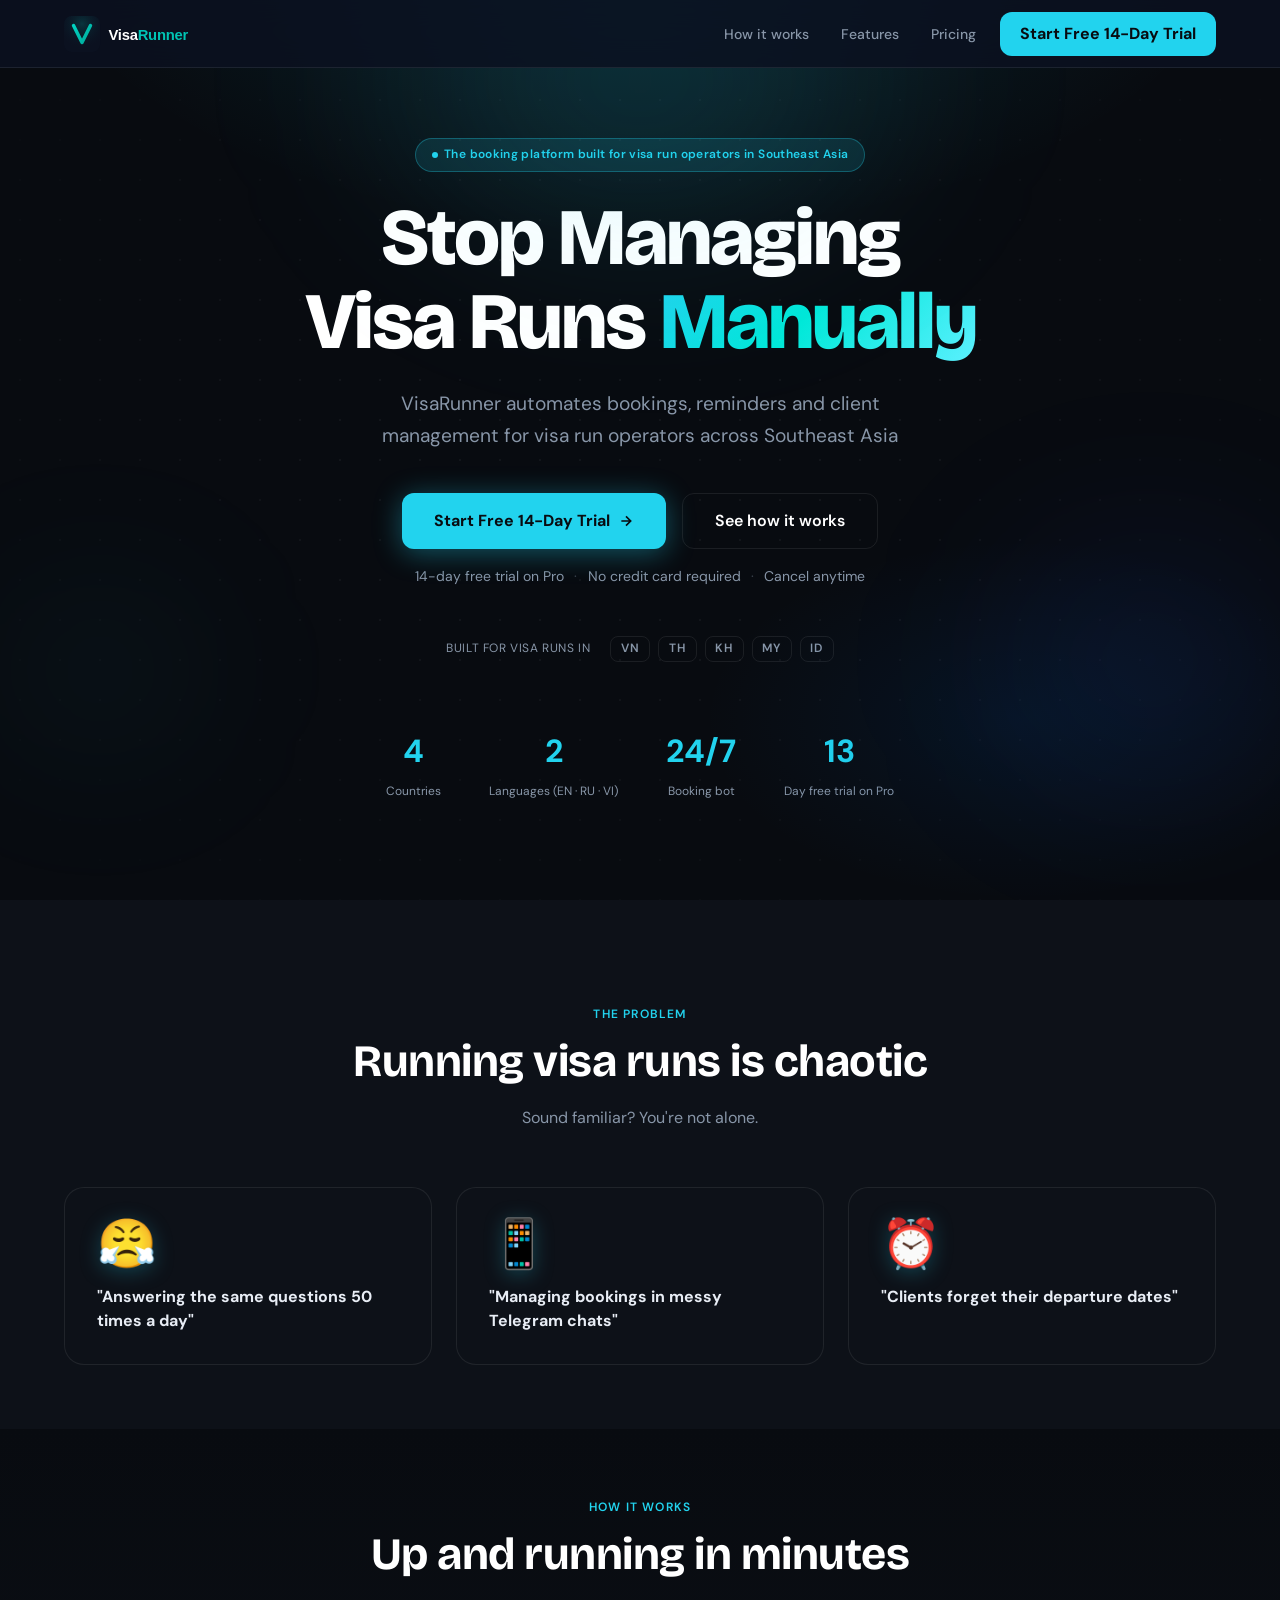
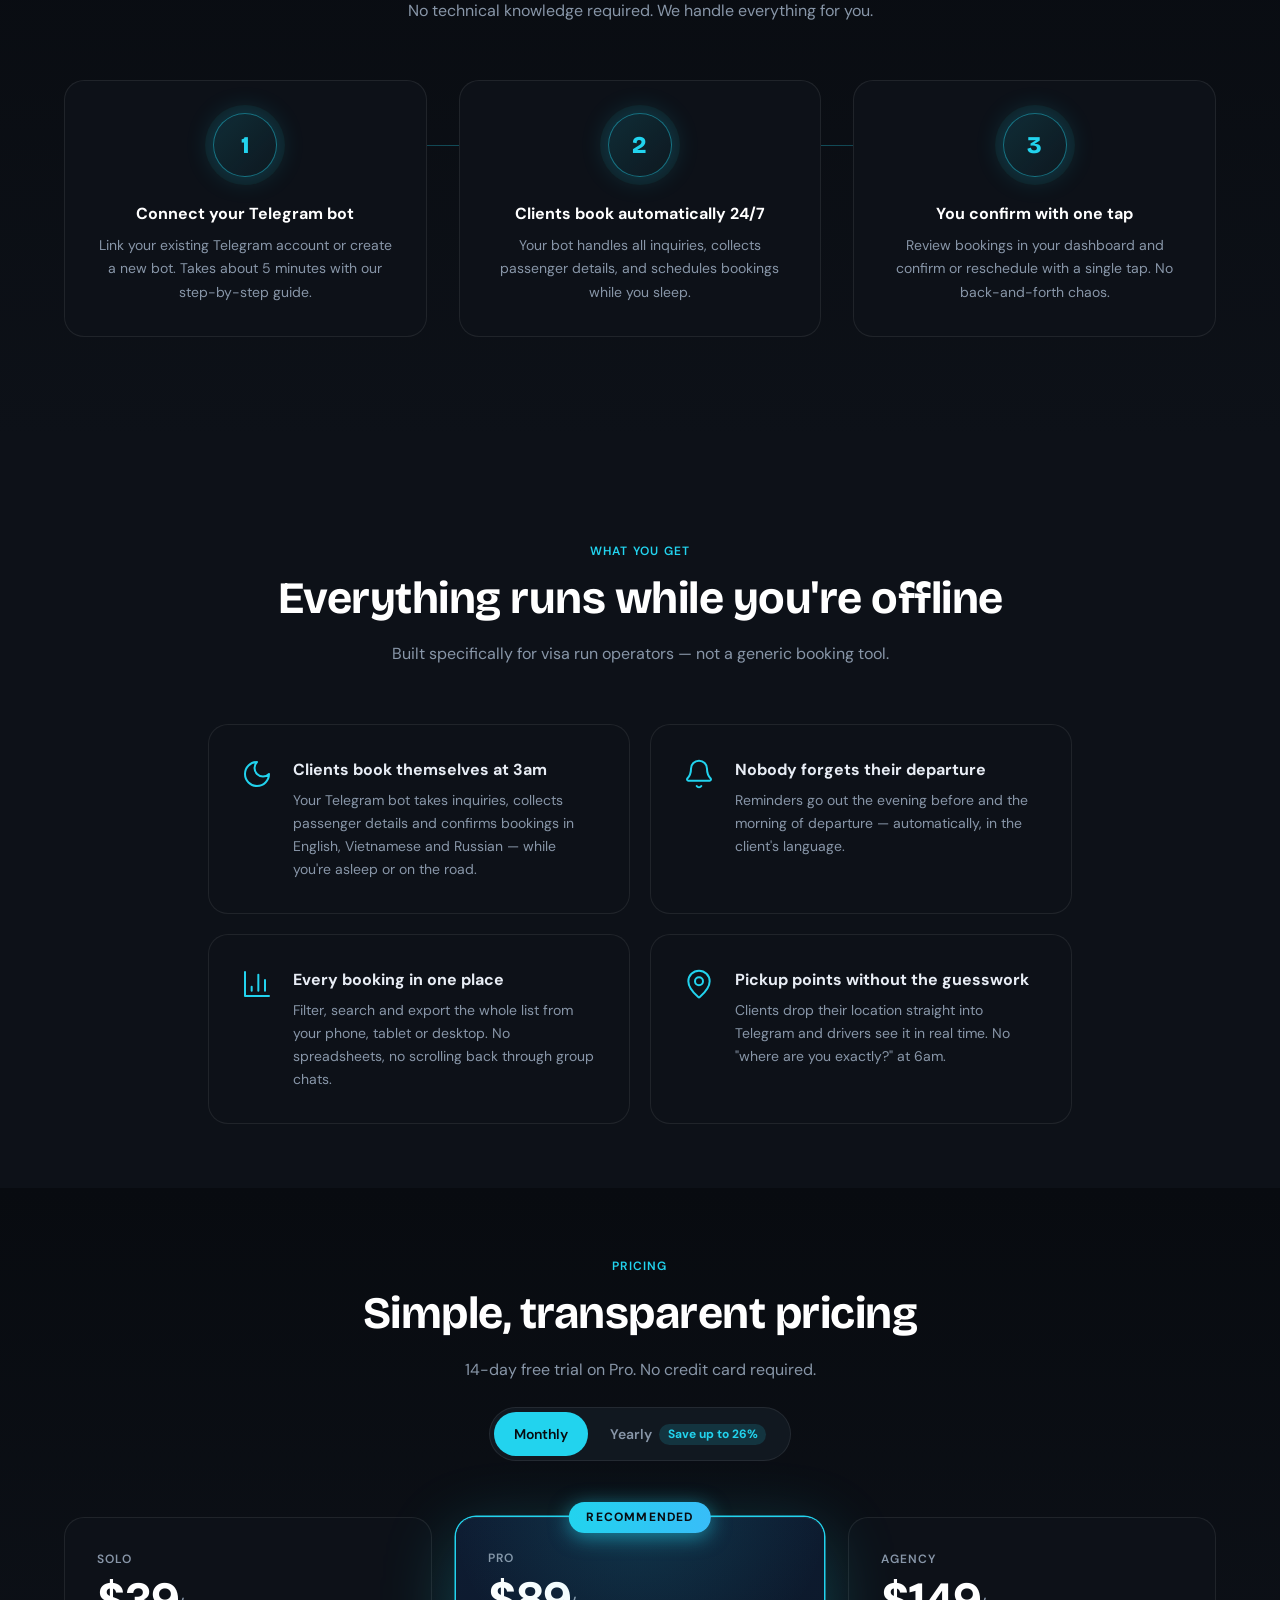
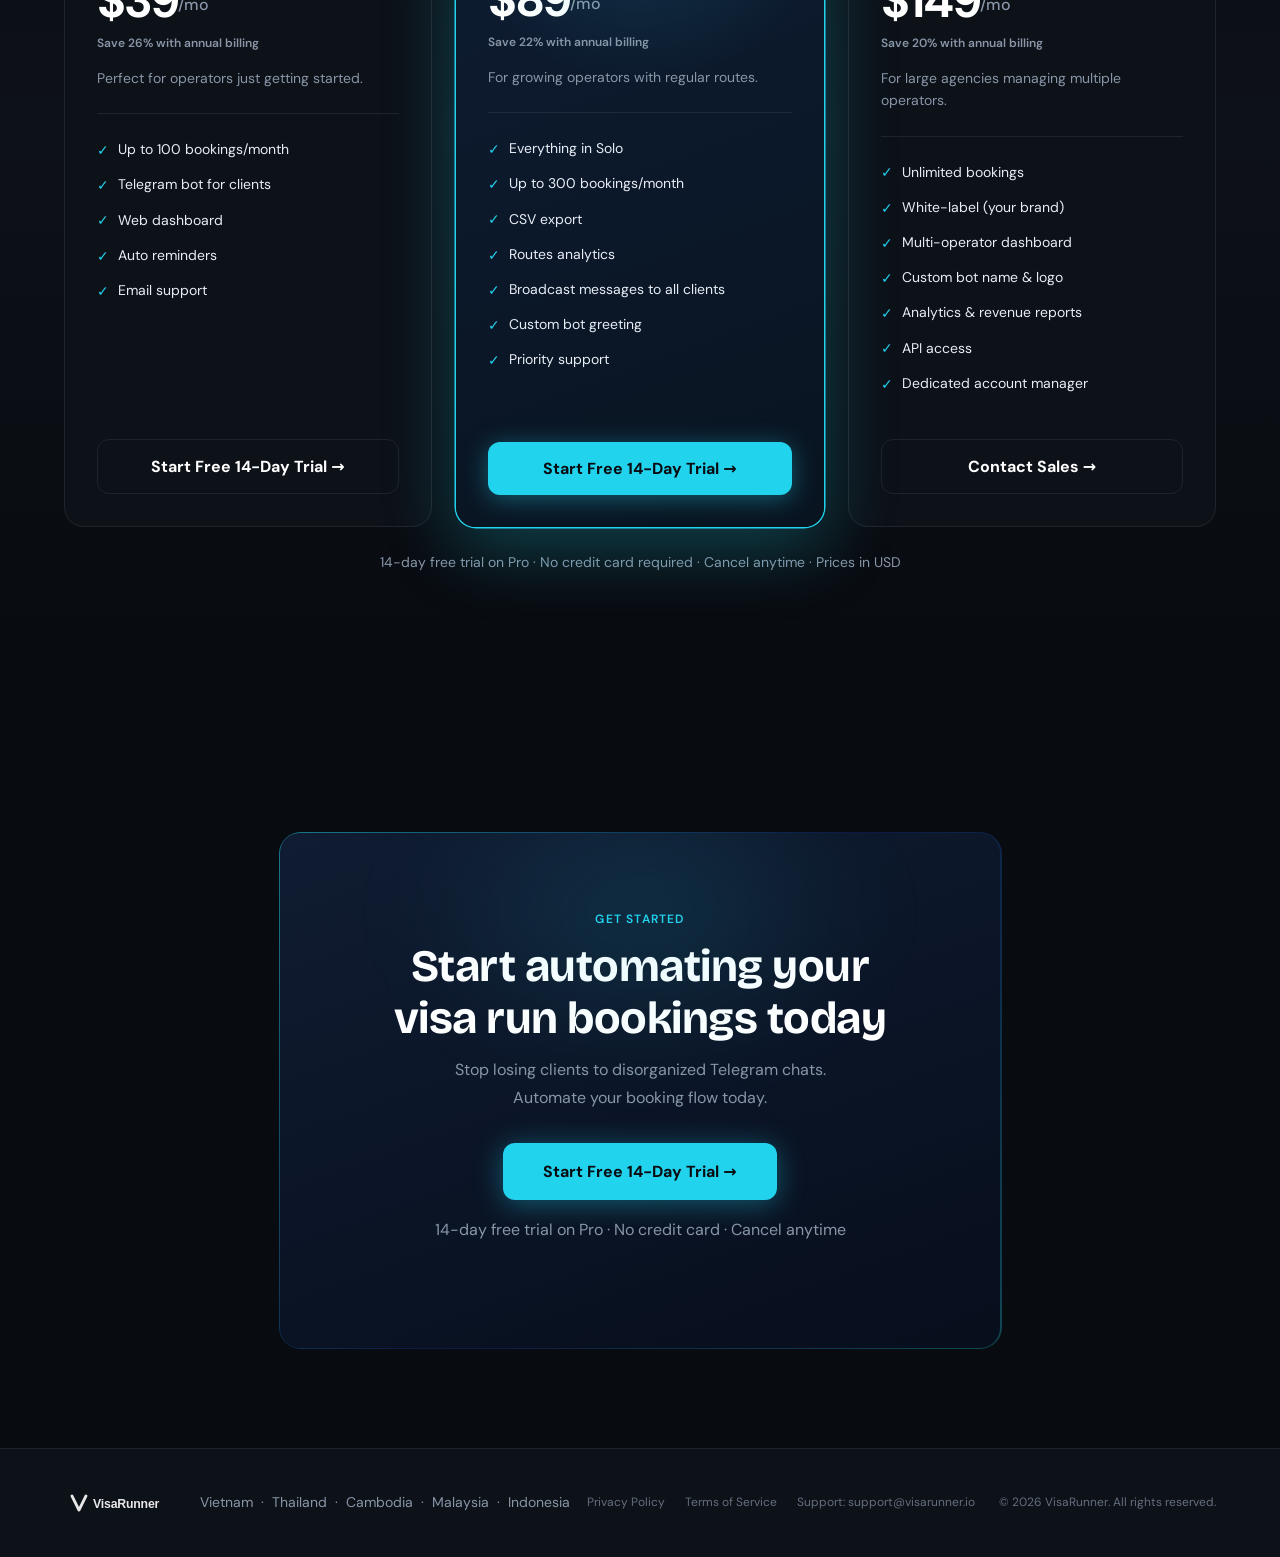
<file: index.html>
<!DOCTYPE html>
<html lang="en">
<head>
  <meta charset="UTF-8" />
  <meta name="viewport" content="width=device-width, initial-scale=1.0" />
  <title>VisaRunner — Stop Managing Visa Runs Manually | Booking Platform for Visa Run Operators</title>
  <meta name="description" content="VisaRunner automates bookings, reminders and client management for visa run operators across Southeast Asia. Start your free 14-day trial today." />
  <link rel="icon" type="image/svg+xml" href="assets/brand/favicon.svg">
  <link rel="apple-touch-icon" href="assets/brand/favicon-180.png">
  <meta name="theme-color" content="#22d3ee">
  <!-- Не «#1»: превосходная степень, которую нечем подтвердить. Заголовок
       совпадает с <title>, чтобы шеринг и выдача говорили одно и то же. -->
  <meta property="og:title" content="VisaRunner — Stop Managing Visa Runs Manually | Booking Platform for Visa Run Operators">
  <meta property="og:description" content="VisaRunner automates bookings, reminders &amp; client management for visa run operators across Southeast Asia. Start free 14-day trial, no credit card required.">
  <meta property="og:image" content="https://visarunner.io/og-image.png">
  <meta property="og:image:width" content="1200">
  <meta property="og:image:height" content="630">
  <meta property="og:url" content="https://visarunner.io">
  <meta property="og:type" content="website">
  <meta name="twitter:card" content="summary_large_image">
  <meta name="twitter:title" content="VisaRunner — Stop Managing Visa Runs Manually | Booking Platform for Visa Run Operators">
  <meta name="twitter:description" content="VisaRunner automates bookings, reminders &amp; client management for visa run operators across Southeast Asia. Start free 14-day trial, no credit card required.">
  <meta name="twitter:image" content="https://visarunner.io/og-image.png">
  <link rel="canonical" href="https://visarunner.io/">
  <script type="application/ld+json">
  {
    "@context": "https://schema.org",
    "@type": "SoftwareApplication",
    "name": "VisaRunner",
    "url": "https://visarunner.io",
    "description": "Automated booking and client management platform for visa run operators across Southeast Asia.",
    "applicationCategory": "BusinessApplication",
    "operatingSystem": "Web",
    "offers": [
      {
        "@type": "Offer",
        "name": "Solo Plan",
        "price": "39",
        "priceCurrency": "USD",
        "description": "$39/mo billed monthly, or $29/mo billed annually.",
        "priceSpecification": [
          {
            "@type": "UnitPriceSpecification",
            "name": "Monthly billing",
            "price": "39",
            "priceCurrency": "USD",
            "unitText": "MONTH",
            "billingDuration": 1
          },
          {
            "@type": "UnitPriceSpecification",
            "name": "Annual billing",
            "price": "29",
            "priceCurrency": "USD",
            "unitText": "MONTH",
            "billingDuration": 12
          }
        ]
      },
      {
        "@type": "Offer",
        "name": "Pro Plan",
        "price": "89",
        "priceCurrency": "USD",
        "description": "$89/mo billed monthly, or $69/mo billed annually. Includes a 14-day free trial.",
        "priceSpecification": [
          {
            "@type": "UnitPriceSpecification",
            "name": "Monthly billing",
            "price": "89",
            "priceCurrency": "USD",
            "unitText": "MONTH",
            "billingDuration": 1
          },
          {
            "@type": "UnitPriceSpecification",
            "name": "Annual billing",
            "price": "69",
            "priceCurrency": "USD",
            "unitText": "MONTH",
            "billingDuration": 12
          }
        ]
      },
      {
        "@type": "Offer",
        "name": "Agency Plan",
        "price": "149",
        "priceCurrency": "USD",
        "description": "$149/mo billed monthly, or $119/mo billed annually. Sold via sales contact.",
        "priceSpecification": [
          {
            "@type": "UnitPriceSpecification",
            "name": "Monthly billing",
            "price": "149",
            "priceCurrency": "USD",
            "unitText": "MONTH",
            "billingDuration": 1
          },
          {
            "@type": "UnitPriceSpecification",
            "name": "Annual billing",
            "price": "119",
            "priceCurrency": "USD",
            "unitText": "MONTH",
            "billingDuration": 12
          }
        ]
      }
    ],
    "publisher": {
      "@type": "Organization",
      "name": "VisaRunner",
      "url": "https://visarunner.io"
    }
  }
  </script>
  <link rel="stylesheet" href="assets/css/fonts.css" />
  <link rel="stylesheet" href="assets/css/landing.css" />
</head>
<body>

<!-- ─── NAVBAR ─── -->
<nav id="navbar">
  <a href="/" class="nav-logo"><img src="assets/brand/logo-full.svg" height="36" alt="VisaRunner"></a>
  <div class="nav-end">
    <ul class="nav-links" id="navLinks">
      <li><a href="#how">How it works</a></li>
      <li><a href="#features">Features</a></li>
      <li><a href="#pricing">Pricing</a></li>
    </ul>
    <div class="nav-actions">
      <a href="mailto:support@visarunner.io" class="nav-cta"><span class="nav-cta-full">Start Free 14-Day Trial</span><span class="nav-cta-short">Start free trial</span></a>
    </div>
  </div>
  <button class="nav-hamburger" id="hamburger" type="button" aria-label="Menu" aria-expanded="false" aria-controls="navLinks">
    <span></span><span></span><span></span>
  </button>
</nav>

<!-- ─── HERO ─── -->
<section id="hero">
  <div class="hero-bg"></div>
  <div class="hero-grid"></div>
  <div class="hero-orb hero-orb-1"></div>
  <div class="hero-orb hero-orb-2"></div>
  <div class="hero-orb hero-orb-3"></div>

  <div class="badge">
    <div class="badge-dot"></div>
    The booking platform built for visa run operators in Southeast Asia
  </div>

  <h1 class="reveal">
    Stop Managing<br/>Visa Runs <span class="h1-gradient">Manually</span>
  </h1>

  <p class="hero-sub reveal reveal-delay-1">
    VisaRunner automates bookings, reminders and client management for visa run operators across Southeast Asia
  </p>

  <div class="hero-actions reveal reveal-delay-2">
    <a href="mailto:support@visarunner.io" class="btn-primary">
      Start Free 14-Day Trial
      <svg width="16" height="16" fill="none" stroke="currentColor" stroke-width="2.5" viewBox="0 0 24 24"><path d="M5 12h14M12 5l7 7-7 7"/></svg>
    </a>
    <a href="#how" class="btn-secondary">See how it works</a>
  </div>

  <p class="hero-note reveal reveal-delay-3">
    14-day free trial on Pro <span>·</span> No credit card required <span>·</span> Cancel anytime
  </p>

  <div class="hero-flags reveal reveal-delay-4">
    <span class="hero-flags-label">Built for visa runs in</span>
    <div class="hero-flags-codes">
      <span class="country-code" title="Vietnam">VN</span>
      <span class="country-code" title="Thailand">TH</span>
      <span class="country-code" title="Cambodia">KH</span>
      <span class="country-code" title="Malaysia">MY</span>
      <span class="country-code" title="Indonesia">ID</span>
    </div>
  </div>

  <div class="hero-stats reveal reveal-delay-5">
    <div class="hero-stat">
      <span class="hero-stat-num">5</span>
      <span class="hero-stat-label">Countries</span>
    </div>
    <div class="hero-stat">
      <span class="hero-stat-num">3</span>
      <span class="hero-stat-label">Languages (EN · RU · VI)</span>
    </div>
    <div class="hero-stat">
      <span class="hero-stat-num">24/7</span>
      <span class="hero-stat-label">Booking bot</span>
    </div>
    <div class="hero-stat">
      <span class="hero-stat-num">14</span>
      <span class="hero-stat-label">Day free trial on Pro</span>
    </div>
  </div>
</section>

<!-- ─── PAIN ─── -->
<section id="pain">
  <div class="container">
    <div class="section-header centered">
      <div class="section-label reveal">The Problem</div>
      <h2 class="reveal reveal-delay-1">Running visa runs is chaotic</h2>
      <p class="section-sub reveal reveal-delay-2">Sound familiar? You're not alone.</p>
    </div>

    <div class="pain-grid">
      <div class="pain-card reveal">
        <span class="pain-emoji">😤</span>
        <h3>"Answering the same questions 50 times a day"</h3>
      </div>
      <div class="pain-card reveal reveal-delay-1">
        <span class="pain-emoji">📱</span>
        <h3>"Managing bookings in messy Telegram chats"</h3>
      </div>
      <div class="pain-card reveal reveal-delay-2">
        <span class="pain-emoji">⏰</span>
        <h3>"Clients forget their departure dates"</h3>
      </div>
    </div>
  </div>
</section>

<!-- ─── HOW IT WORKS ─── -->
<section id="how">
  <div class="container">
    <div class="section-header centered">
      <div class="section-label reveal">How It Works</div>
      <h2 class="reveal reveal-delay-1">Up and running in minutes</h2>
      <p class="section-sub reveal reveal-delay-2">No technical knowledge required. We handle everything for you.</p>
    </div>

    <div class="steps">
      <div class="step reveal">
        <div class="step-num">1</div>
        <h3>Connect your Telegram bot</h3>
        <p>Link your existing Telegram account or create a new bot. Takes about 5 minutes with our step-by-step guide.</p>
      </div>
      <div class="step reveal reveal-delay-1">
        <div class="step-num">2</div>
        <h3>Clients book automatically 24/7</h3>
        <p>Your bot handles all inquiries, collects passenger details, and schedules bookings while you sleep.</p>
      </div>
      <div class="step reveal reveal-delay-2">
        <div class="step-num">3</div>
        <h3>You confirm with one tap</h3>
        <p>Review bookings in your dashboard and confirm or reschedule with a single tap. No back-and-forth chaos.</p>
      </div>
    </div>
  </div>
</section>

<!-- ─── FEATURES ─── -->
<!-- Бывшие #features (8 карточек) и #why (4 выгоды) дублировали друг друга:
     «Telegram Bot» = «Clients book themselves», «Auto Reminders» = «Automatic
     reminders» и т.д. Слито в 4 пункта, заголовок каждого — выгода, а не
     название функции. Pro-функции живут в прайсе. -->
<section id="features">
  <div class="container">
    <div class="section-header centered">
      <div class="section-label reveal">What You Get</div>
      <h2 class="reveal reveal-delay-1">Everything runs while you're offline</h2>
      <p class="section-sub reveal reveal-delay-2">Built specifically for visa run operators — not a generic booking tool.</p>
    </div>

    <div class="benefits-grid">
      <div class="benefit-card reveal">
        <div class="benefit-icon" aria-hidden="true">
          <svg viewBox="0 0 24 24"><path d="M12 3a6 6 0 0 0 9 9 9 9 0 1 1-9-9Z"/></svg>
        </div>
        <div>
          <h3>Clients book themselves at 3am</h3>
          <p>Your Telegram bot takes inquiries, collects passenger details and confirms bookings in English, Vietnamese and Russian — while you're asleep or on the road.</p>
        </div>
      </div>
      <div class="benefit-card reveal reveal-delay-1">
        <div class="benefit-icon" aria-hidden="true">
          <svg viewBox="0 0 24 24"><path d="M10.268 21a2 2 0 0 0 3.464 0"/><path d="M3.262 15.326A1 1 0 0 0 4 17h16a1 1 0 0 0 .74-1.673C19.41 13.956 18 12.499 18 8A6 6 0 0 0 6 8c0 4.499-1.411 5.956-2.738 7.326"/></svg>
        </div>
        <div>
          <h3>Nobody forgets their departure</h3>
          <p>Reminders go out the evening before and the morning of departure — automatically, in the client's language.</p>
        </div>
      </div>
      <div class="benefit-card reveal reveal-delay-2">
        <div class="benefit-icon" aria-hidden="true">
          <svg viewBox="0 0 24 24"><path d="M3 3v18h18"/><path d="M18 17V9"/><path d="M13 17V5"/><path d="M8 17v-3"/></svg>
        </div>
        <div>
          <h3>Every booking in one place</h3>
          <p>Filter, search and export the whole list from your phone, tablet or desktop. No spreadsheets, no scrolling back through group chats.</p>
        </div>
      </div>
      <div class="benefit-card reveal reveal-delay-3">
        <div class="benefit-icon" aria-hidden="true">
          <svg viewBox="0 0 24 24"><path d="M20 10c0 4.993-5.539 10.193-7.399 11.799a1 1 0 0 1-1.202 0C9.539 20.193 4 14.993 4 10a8 8 0 0 1 16 0"/><circle cx="12" cy="10" r="3"/></svg>
        </div>
        <div>
          <h3>Pickup points without the guesswork</h3>
          <p>Clients drop their location straight into Telegram and drivers see it in real time. No "where are you exactly?" at 6am.</p>
        </div>
      </div>
    </div>
  </div>
</section>

<!-- ─── PRICING ─── -->
<section id="pricing">
  <div class="container">
    <div class="section-header centered">
      <div class="section-label reveal">Pricing</div>
      <h2 class="reveal reveal-delay-1">Simple, transparent pricing</h2>
      <p class="section-sub reveal reveal-delay-2">14-day free trial on Pro. No credit card required.</p>
      <div class="billing-toggle reveal reveal-delay-3">
        <button class="toggle-btn active" id="btn-monthly" onclick="setBilling('monthly')">Monthly</button>
        <button class="toggle-btn" id="btn-yearly" onclick="setBilling('yearly')">
          Yearly
          <span class="save-badge">Save up to 26%</span>
        </button>
      </div>
    </div>

    <div class="pricing-grid">
      <!-- Solo -->
      <div class="pricing-card reveal">
        <div class="plan-name">Solo</div>
        <div class="plan-price">
          <span class="price-monthly">$39</span><span class="price-yearly">$29</span><sub>/mo</sub>
        </div>
        <div class="yearly-save">$29/mo · billed annually · save 26%</div>
        <div class="monthly-hint">Save 26% with annual billing</div>
        <div class="plan-desc">Perfect for operators just getting started.</div>
        <ul class="plan-features">
          <li>Up to 100 bookings/month</li>
          <li>Telegram bot for clients</li>
          <li>Web dashboard</li>
          <li>Auto reminders</li>
          <li>Email support</li>
        </ul>
        <a href="mailto:support@visarunner.io?subject=VisaRunner%20Solo%20plan" class="plan-btn outline">Start Free 14-Day Trial →</a>
      </div>

      <!-- Pro -->
      <div class="pricing-card popular reveal reveal-delay-1">
        <!-- Не «Most Popular»: соцдоказательство, которого нет. -->
        <div class="popular-badge">Recommended</div>
        <div class="plan-name">Pro</div>
        <div class="plan-price">
          <span class="price-monthly">$89</span><span class="price-yearly">$69</span><sub>/mo</sub>
        </div>
        <div class="yearly-save">$69/mo · billed annually · save 22%</div>
        <div class="monthly-hint">Save 22% with annual billing</div>
        <div class="plan-desc">For growing operators with regular routes.</div>
        <ul class="plan-features">
          <li>Everything in Solo</li>
          <li>Up to 300 bookings/month</li>
          <li>CSV export</li>
          <li>Routes analytics</li>
          <li>Broadcast messages to all clients</li>
          <li>Custom bot greeting</li>
          <li>Priority support</li>
        </ul>
        <a href="mailto:support@visarunner.io?subject=VisaRunner%20Pro%20plan" class="plan-btn filled">Start Free 14-Day Trial →</a>
      </div>

      <!-- Agency -->
      <div class="pricing-card reveal reveal-delay-2">
        <div class="plan-name">Agency</div>
        <div class="plan-price">
          <span class="price-monthly">$149</span><span class="price-yearly">$119</span><sub>/mo</sub>
        </div>
        <div class="yearly-save">$119/mo · billed annually · save 20%</div>
        <div class="monthly-hint">Save 20% with annual billing</div>
        <div class="plan-desc">For large agencies managing multiple operators.</div>
        <ul class="plan-features">
          <li>Unlimited bookings</li>
          <li>White-label (your brand)</li>
          <li>Multi-operator dashboard</li>
          <li>Custom bot name &amp; logo</li>
          <li>Analytics &amp; revenue reports</li>
          <li>API access</li>
          <li>Dedicated account manager</li>
        </ul>
        <a href="mailto:support@visarunner.io?subject=VisaRunner%20Agency%20plan" class="plan-btn outline">Contact Sales →</a>
      </div>
    </div>

    <p class="pricing-note reveal">14-day free trial on Pro · No credit card required · Cancel anytime · Prices in USD</p>
  </div>
</section>

<!-- ─── FINAL CTA ─── -->
<section id="cta">
  <div class="container">
    <div class="cta-wrap reveal">
      <div class="cta-box">
        <div class="section-label">Get Started</div>
        <h2>Start automating your visa run bookings today</h2>
        <p>Stop losing clients to disorganized Telegram chats.<br/>Automate your booking flow today.</p>
        <div class="hero-actions">
          <a href="mailto:support@visarunner.io" class="btn-primary btn-primary--lg">
            Start Free 14-Day Trial →
          </a>
        </div>
        <p class="cta-note">14-day free trial on Pro · No credit card · Cancel anytime</p>
      </div>
    </div>
  </div>
</section>

<!-- ─── FOOTER ─── -->
<footer>
  <div class="footer-inner">
    <a href="/" class="footer-logo"><img src="assets/brand/logo-white.svg" height="30" alt="VisaRunner"></a>
    <div class="footer-countries">
      <span>Vietnam</span> &nbsp;·&nbsp;
      <span>Thailand</span> &nbsp;·&nbsp;
      <span>Cambodia</span> &nbsp;·&nbsp;
      <span>Malaysia</span> &nbsp;·&nbsp;
      <span>Indonesia</span>
    </div>
    <div class="footer-meta">
      <div class="footer-links">
        <a href="/privacy">Privacy Policy</a>
        <a href="/terms">Terms of Service</a>
        <a href="mailto:support@visarunner.io">Support: support@visarunner.io</a>
      </div>
      <div class="footer-copy">© 2026 VisaRunner. All rights reserved.</div>
    </div>
  </div>
</footer>

<script src="assets/js/landing.js"></script>
</body>
</html>
</file>
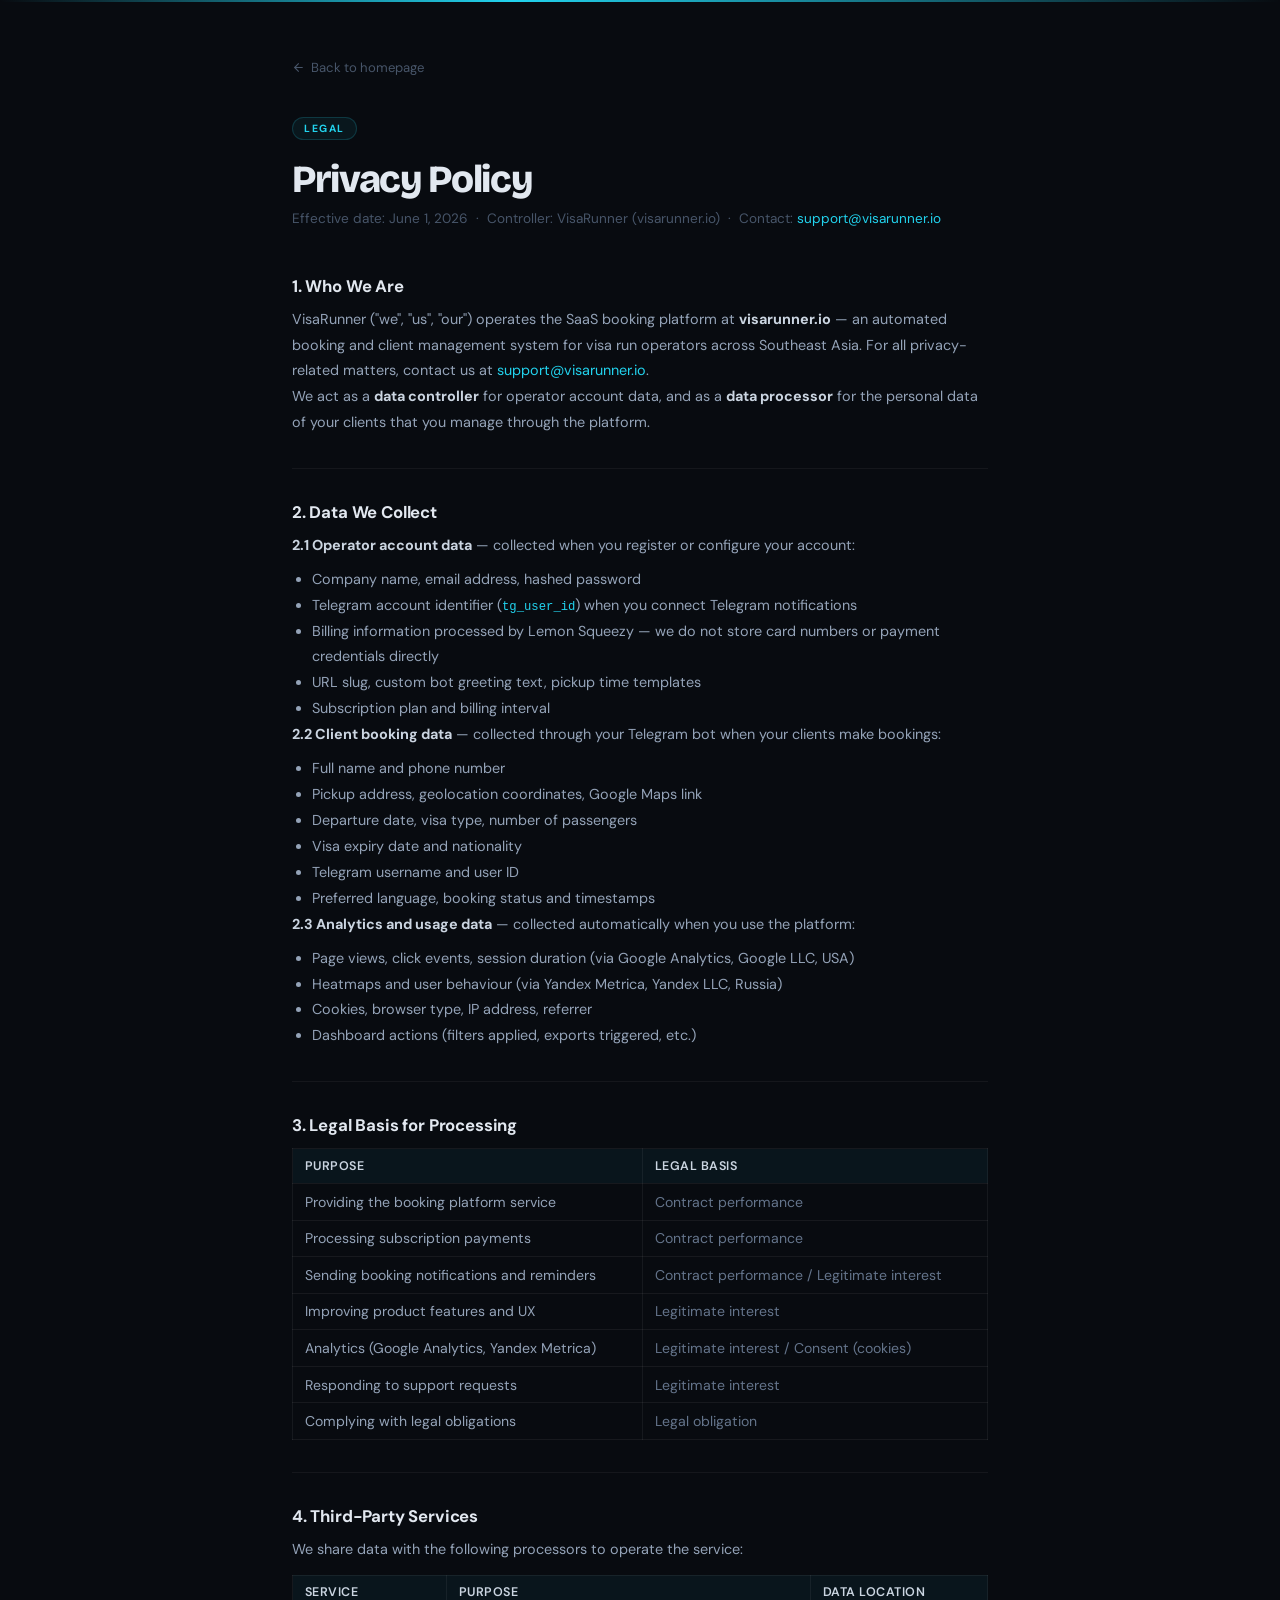
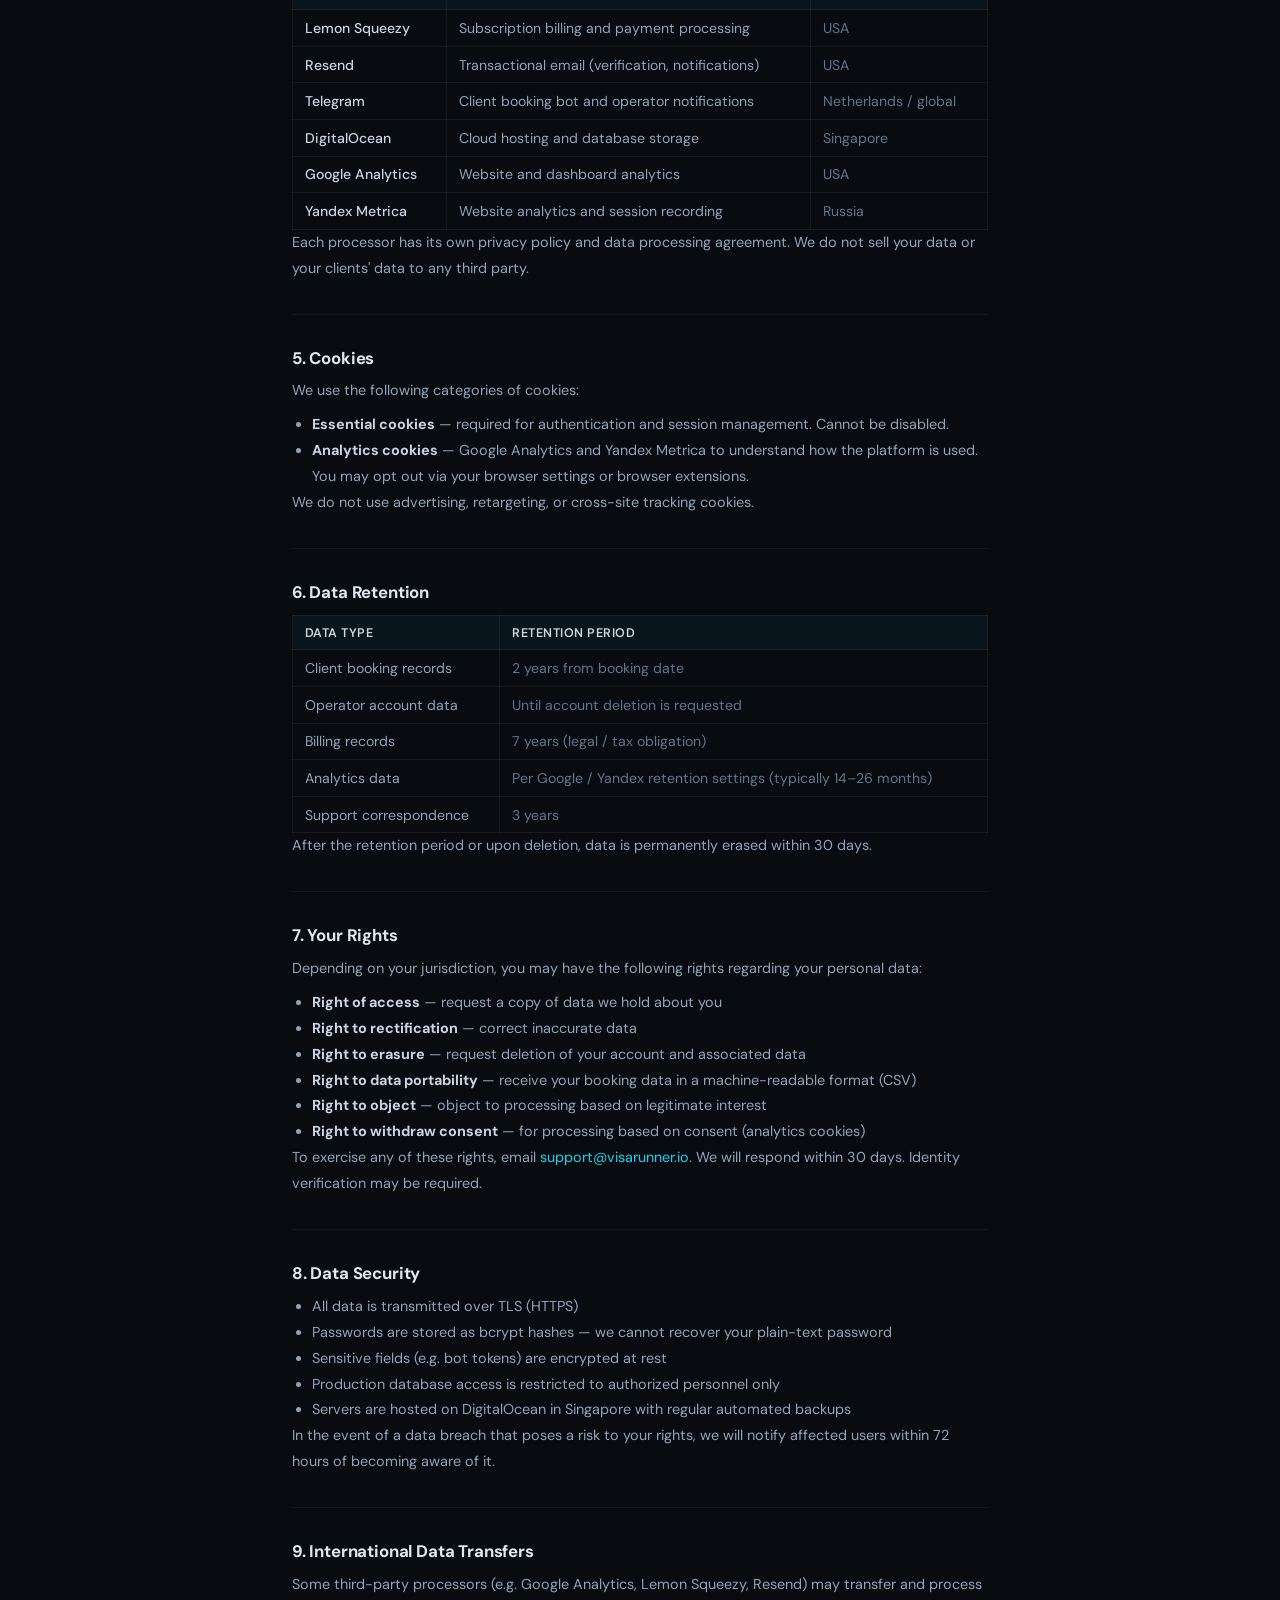
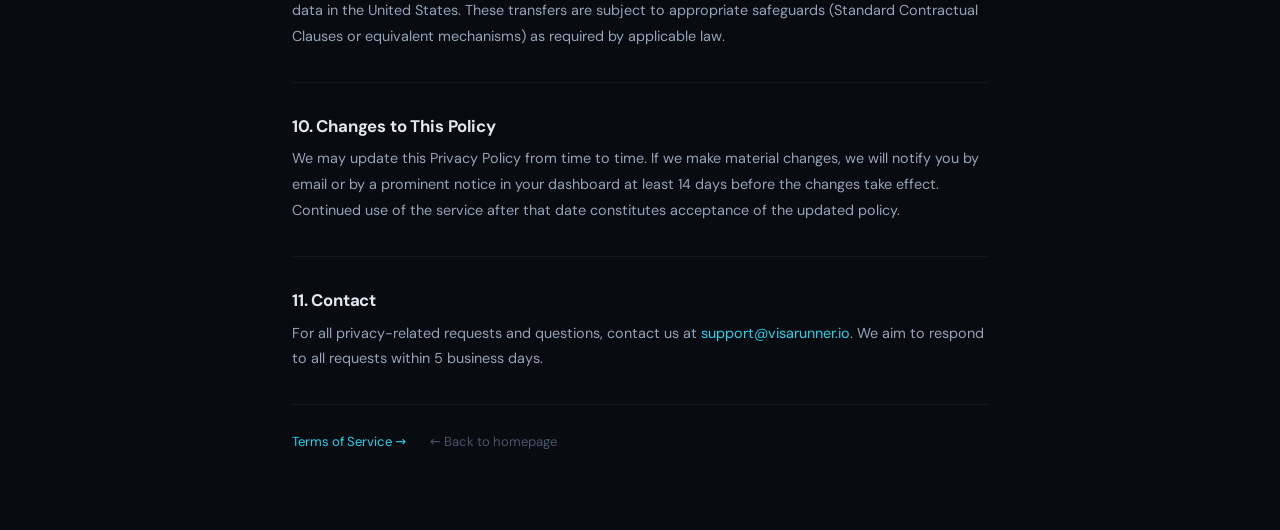
<file: privacy.html>
<!DOCTYPE html>
<html lang="en">
<head>
  <meta charset="UTF-8" />
  <meta name="viewport" content="width=device-width, initial-scale=1.0" />
  <title>Privacy Policy — VisaRunner</title>
  <meta name="description" content="How VisaRunner collects, uses, and protects your personal data." />
  <link rel="icon" type="image/svg+xml" href="assets/brand/favicon.svg">
  <link rel="apple-touch-icon" href="assets/brand/favicon-180.png">
  <meta name="theme-color" content="#22d3ee">
  <link rel="canonical" href="https://visarunner.io/privacy">
  <link rel="stylesheet" href="assets/css/fonts.css" />
  <link rel="stylesheet" href="assets/css/legal.css" />
</head>
<body>

<!-- Top accent line -->
<div class="accent-line"></div>

<div class="legal-wrap">

  <a href="/" class="back-link">
    <svg width="13" height="13" viewBox="0 0 24 24" fill="none" stroke="currentColor" stroke-width="2" stroke-linecap="round" stroke-linejoin="round" aria-hidden="true"><path d="m12 19-7-7 7-7"/><path d="M19 12H5"/></svg>
    Back to homepage
  </a>

  <div class="legal-head">
    <div class="legal-badge">Legal</div>
    <h1>Privacy Policy</h1>
    <p class="legal-meta">
      Effective date: June 1, 2026 &nbsp;·&nbsp; Controller: VisaRunner (visarunner.io) &nbsp;·&nbsp; Contact: <a href="mailto:support@visarunner.io" class="link-cyan">support@visarunner.io</a>
    </p>
  </div>

  <!-- 1. Who we are -->
  <section class="legal-section">
    <h2>1. Who We Are</h2>
    <p>
      VisaRunner ("we", "us", "our") operates the SaaS booking platform at <strong>visarunner.io</strong> — an automated booking and client management system for visa run operators across Southeast Asia. For all privacy-related matters, contact us at <a href="mailto:support@visarunner.io" class="link-cyan">support@visarunner.io</a>.
    </p>
    <p class="mt-sm">
      We act as a <strong>data controller</strong> for operator account data, and as a <strong>data processor</strong> for the personal data of your clients that you manage through the platform.
    </p>
  </section>

  <!-- 2. Data we collect -->
  <section class="legal-section">
    <h2>2. Data We Collect</h2>

    <p class="mb-sm"><strong>2.1 Operator account data</strong> — collected when you register or configure your account:</p>
    <ul>
      <li>Company name, email address, hashed password</li>
      <li>Telegram account identifier (<code>tg_user_id</code>) when you connect Telegram notifications</li>
      <li>Billing information processed by Lemon Squeezy — we do not store card numbers or payment credentials directly</li>
      <li>URL slug, custom bot greeting text, pickup time templates</li>
      <li>Subscription plan and billing interval</li>
    </ul>

    <p class="mt-md mb-sm"><strong>2.2 Client booking data</strong> — collected through your Telegram bot when your clients make bookings:</p>
    <ul>
      <li>Full name and phone number</li>
      <li>Pickup address, geolocation coordinates, Google Maps link</li>
      <li>Departure date, visa type, number of passengers</li>
      <li>Visa expiry date and nationality</li>
      <li>Telegram username and user ID</li>
      <li>Preferred language, booking status and timestamps</li>
    </ul>

    <p class="mt-md mb-sm"><strong>2.3 Analytics and usage data</strong> — collected automatically when you use the platform:</p>
    <ul>
      <li>Page views, click events, session duration (via Google Analytics, Google LLC, USA)</li>
      <li>Heatmaps and user behaviour (via Yandex Metrica, Yandex LLC, Russia)</li>
      <li>Cookies, browser type, IP address, referrer</li>
      <li>Dashboard actions (filters applied, exports triggered, etc.)</li>
    </ul>
  </section>

  <!-- 3. Legal basis -->
  <section class="legal-section">
    <h2>3. Legal Basis for Processing</h2>
    <table class="legal-table">
      <thead>
        <tr>
          <th>Purpose</th>
          <th>Legal basis</th>
        </tr>
      </thead>
      <tbody>
        <tr><td>Providing the booking platform service</td><td class="dim">Contract performance</td></tr>
        <tr><td>Processing subscription payments</td><td class="dim">Contract performance</td></tr>
        <tr><td>Sending booking notifications and reminders</td><td class="dim">Contract performance / Legitimate interest</td></tr>
        <tr><td>Improving product features and UX</td><td class="dim">Legitimate interest</td></tr>
        <tr><td>Analytics (Google Analytics, Yandex Metrica)</td><td class="dim">Legitimate interest / Consent (cookies)</td></tr>
        <tr><td>Responding to support requests</td><td class="dim">Legitimate interest</td></tr>
        <tr><td>Complying with legal obligations</td><td class="dim">Legal obligation</td></tr>
      </tbody>
    </table>
  </section>

  <!-- 4. Third-party services -->
  <section class="legal-section">
    <h2>4. Third-Party Services</h2>
    <p class="mb-sm">We share data with the following processors to operate the service:</p>
    <table class="legal-table">
      <thead>
        <tr>
          <th>Service</th>
          <th>Purpose</th>
          <th>Data location</th>
        </tr>
      </thead>
      <tbody>
        <tr><td class="strong">Lemon Squeezy</td><td>Subscription billing and payment processing</td><td class="dim">USA</td></tr>
        <tr><td class="strong">Resend</td><td>Transactional email (verification, notifications)</td><td class="dim">USA</td></tr>
        <tr><td class="strong">Telegram</td><td>Client booking bot and operator notifications</td><td class="dim">Netherlands / global</td></tr>
        <tr><td class="strong">DigitalOcean</td><td>Cloud hosting and database storage</td><td class="dim">Singapore</td></tr>
        <tr><td class="strong">Google Analytics</td><td>Website and dashboard analytics</td><td class="dim">USA</td></tr>
        <tr><td class="strong">Yandex Metrica</td><td>Website analytics and session recording</td><td class="dim">Russia</td></tr>
      </tbody>
    </table>
    <p class="mt-sm">Each processor has its own privacy policy and data processing agreement. We do not sell your data or your clients' data to any third party.</p>
  </section>

  <!-- 5. Cookies -->
  <section class="legal-section">
    <h2>5. Cookies</h2>
    <p>We use the following categories of cookies:</p>
    <ul>
      <li><strong>Essential cookies</strong> — required for authentication and session management. Cannot be disabled.</li>
      <li><strong>Analytics cookies</strong> — Google Analytics and Yandex Metrica to understand how the platform is used. You may opt out via your browser settings or browser extensions.</li>
    </ul>
    <p class="mt-sm">We do not use advertising, retargeting, or cross-site tracking cookies.</p>
  </section>

  <!-- 6. Data retention -->
  <section class="legal-section">
    <h2>6. Data Retention</h2>
    <table class="legal-table">
      <thead>
        <tr>
          <th>Data type</th>
          <th>Retention period</th>
        </tr>
      </thead>
      <tbody>
        <tr><td>Client booking records</td><td class="dim">2 years from booking date</td></tr>
        <tr><td>Operator account data</td><td class="dim">Until account deletion is requested</td></tr>
        <tr><td>Billing records</td><td class="dim">7 years (legal / tax obligation)</td></tr>
        <tr><td>Analytics data</td><td class="dim">Per Google / Yandex retention settings (typically 14–26 months)</td></tr>
        <tr><td>Support correspondence</td><td class="dim">3 years</td></tr>
      </tbody>
    </table>
    <p class="mt-sm">After the retention period or upon deletion, data is permanently erased within 30 days.</p>
  </section>

  <!-- 7. Your rights -->
  <section class="legal-section">
    <h2>7. Your Rights</h2>
    <p class="mb-sm">Depending on your jurisdiction, you may have the following rights regarding your personal data:</p>
    <ul>
      <li><strong>Right of access</strong> — request a copy of data we hold about you</li>
      <li><strong>Right to rectification</strong> — correct inaccurate data</li>
      <li><strong>Right to erasure</strong> — request deletion of your account and associated data</li>
      <li><strong>Right to data portability</strong> — receive your booking data in a machine-readable format (CSV)</li>
      <li><strong>Right to object</strong> — object to processing based on legitimate interest</li>
      <li><strong>Right to withdraw consent</strong> — for processing based on consent (analytics cookies)</li>
    </ul>
    <p class="mt-sm">
      To exercise any of these rights, email <a href="mailto:support@visarunner.io" class="link-cyan">support@visarunner.io</a>. We will respond within 30 days. Identity verification may be required.
    </p>
  </section>

  <!-- 8. Data security -->
  <section class="legal-section">
    <h2>8. Data Security</h2>
    <ul>
      <li>All data is transmitted over TLS (HTTPS)</li>
      <li>Passwords are stored as bcrypt hashes — we cannot recover your plain-text password</li>
      <li>Sensitive fields (e.g. bot tokens) are encrypted at rest</li>
      <li>Production database access is restricted to authorized personnel only</li>
      <li>Servers are hosted on DigitalOcean in Singapore with regular automated backups</li>
    </ul>
    <p class="mt-sm">In the event of a data breach that poses a risk to your rights, we will notify affected users within 72 hours of becoming aware of it.</p>
  </section>

  <!-- 9. International transfers -->
  <section class="legal-section">
    <h2>9. International Data Transfers</h2>
    <p>
      Some third-party processors (e.g. Google Analytics, Lemon Squeezy, Resend) may transfer and process data in the United States. These transfers are subject to appropriate safeguards (Standard Contractual Clauses or equivalent mechanisms) as required by applicable law.
    </p>
  </section>

  <!-- 10. Changes -->
  <section class="legal-section">
    <h2>10. Changes to This Policy</h2>
    <p>
      We may update this Privacy Policy from time to time. If we make material changes, we will notify you by email or by a prominent notice in your dashboard at least 14 days before the changes take effect. Continued use of the service after that date constitutes acceptance of the updated policy.
    </p>
  </section>

  <!-- 11. Contact -->
  <section class="legal-section legal-section--last">
    <h2>11. Contact</h2>
    <p>
      For all privacy-related requests and questions, contact us at
      <a href="mailto:support@visarunner.io" class="link-cyan">support@visarunner.io</a>.
      We aim to respond to all requests within 5 business days.
    </p>
  </section>

  <div class="legal-footer-nav">
    <a href="/terms" class="next">Terms of Service →</a>
    <a href="/" class="home">← Back to homepage</a>
  </div>

</div>

</body>
</html>
</file>
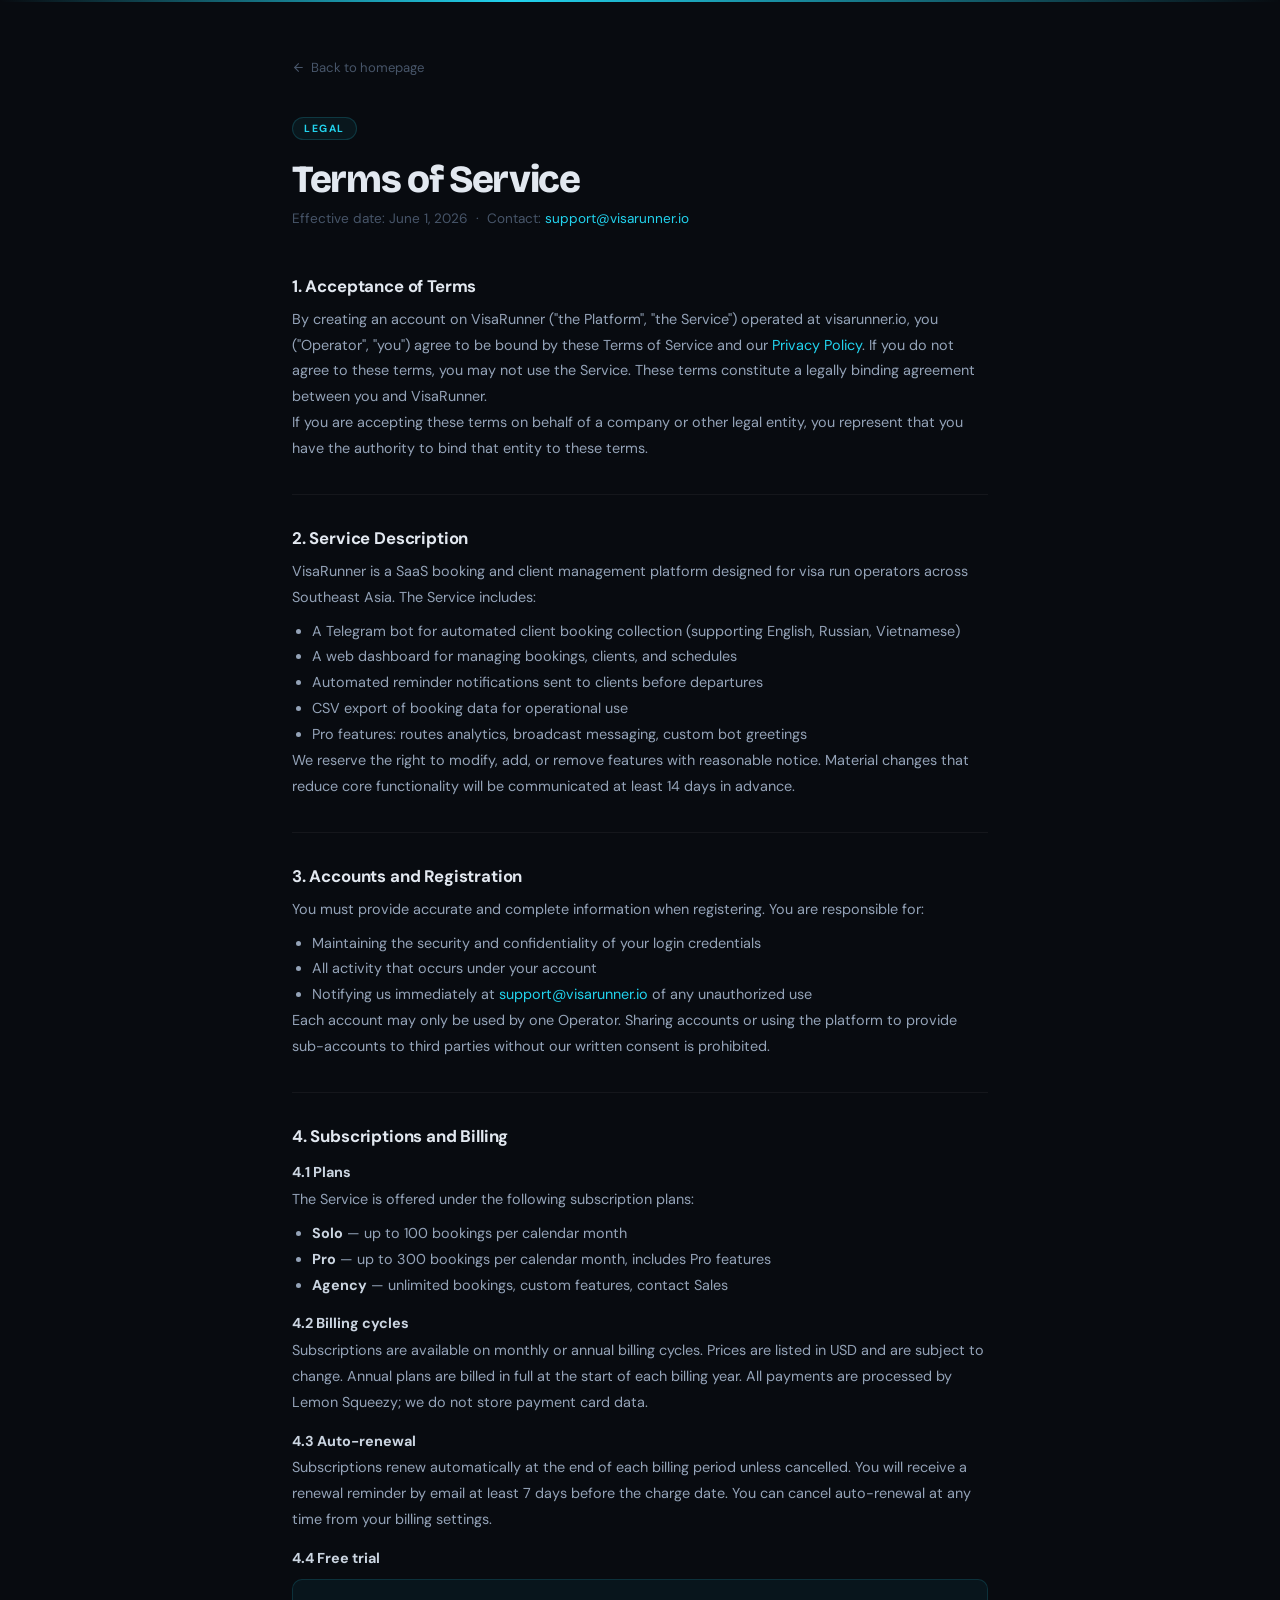
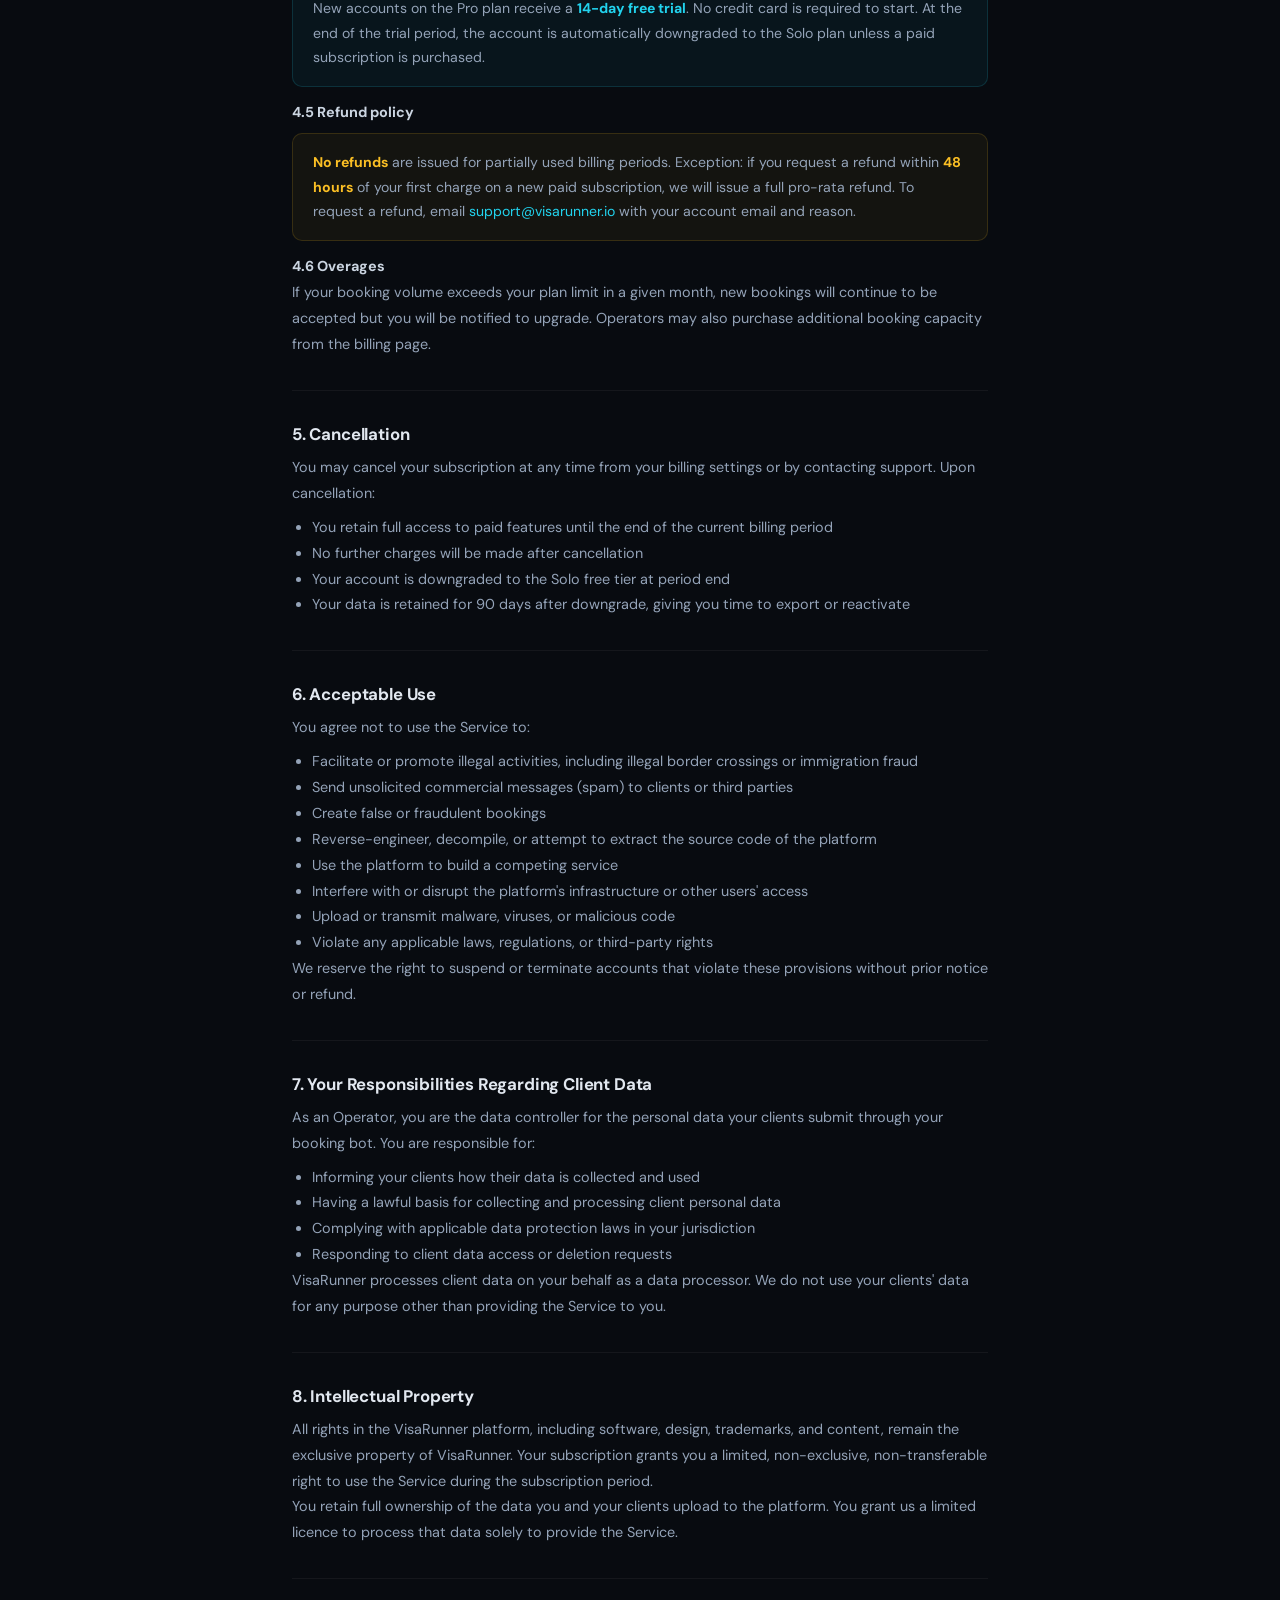
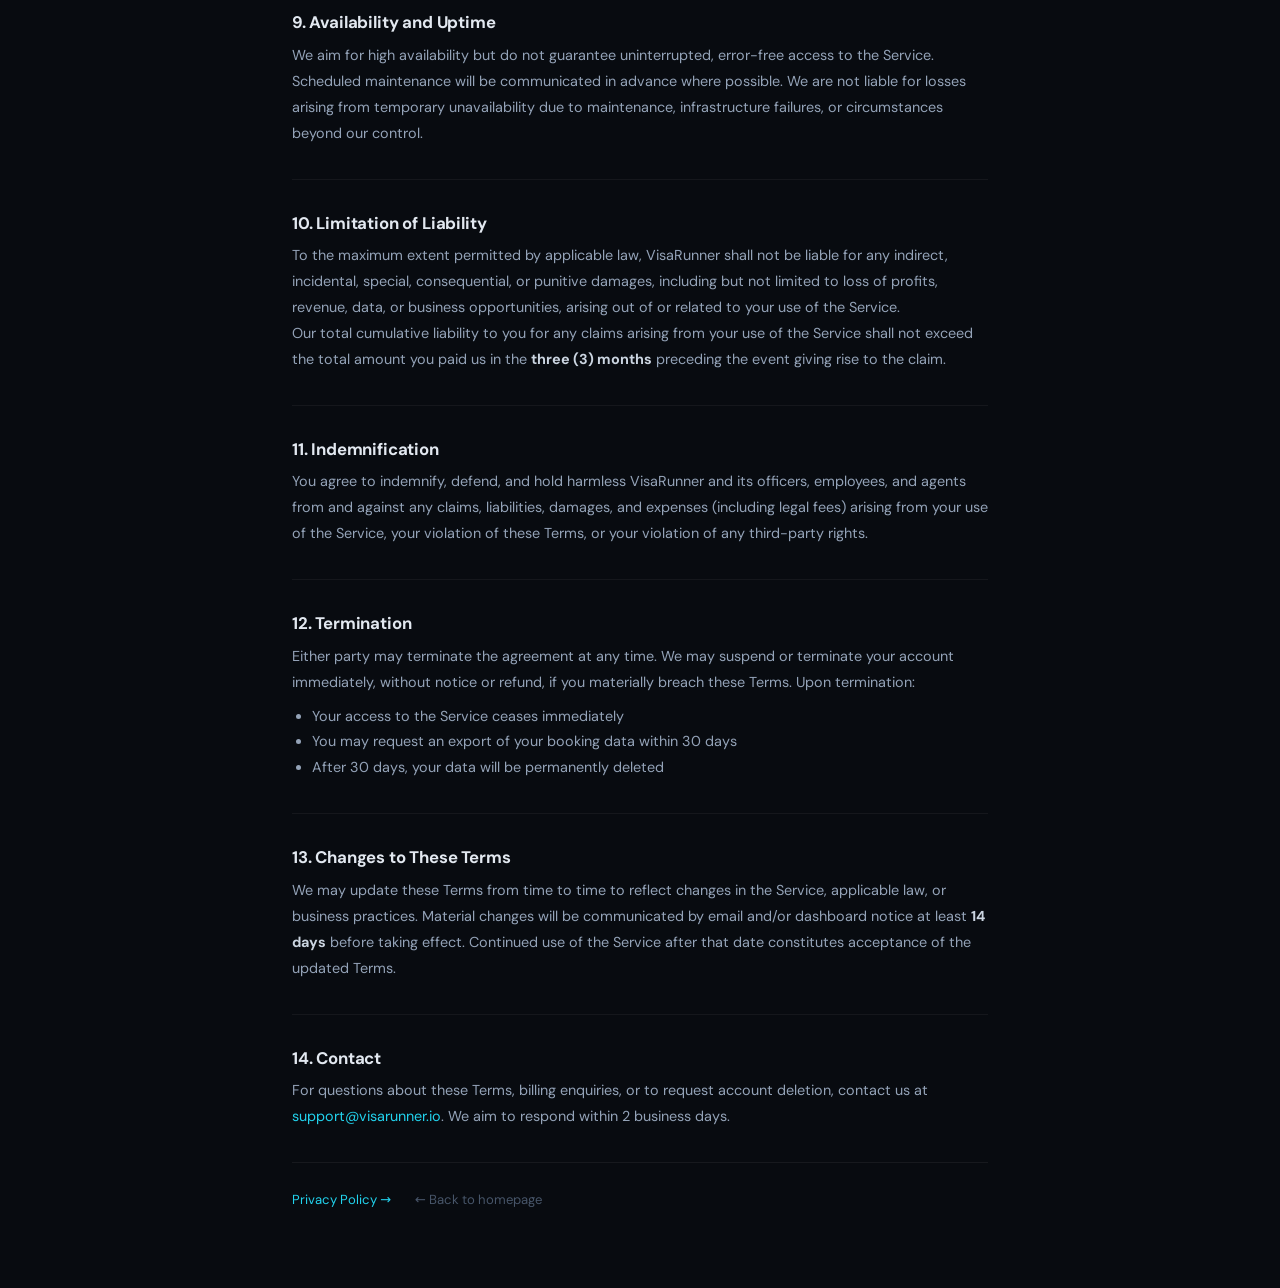
<file: terms.html>
<!DOCTYPE html>
<html lang="en">
<head>
  <meta charset="UTF-8" />
  <meta name="viewport" content="width=device-width, initial-scale=1.0" />
  <title>Terms of Service — VisaRunner</title>
  <meta name="description" content="Terms and conditions for using the VisaRunner booking platform." />
  <link rel="icon" type="image/svg+xml" href="assets/brand/favicon.svg">
  <link rel="apple-touch-icon" href="assets/brand/favicon-180.png">
  <meta name="theme-color" content="#22d3ee">
  <link rel="canonical" href="https://visarunner.io/terms">
  <link rel="stylesheet" href="assets/css/fonts.css" />
  <link rel="stylesheet" href="assets/css/legal.css" />
</head>
<body>

<!-- Top accent line -->
<div class="accent-line"></div>

<div class="legal-wrap">

  <a href="/" class="back-link">
    <svg width="13" height="13" viewBox="0 0 24 24" fill="none" stroke="currentColor" stroke-width="2" stroke-linecap="round" stroke-linejoin="round" aria-hidden="true"><path d="m12 19-7-7 7-7"/><path d="M19 12H5"/></svg>
    Back to homepage
  </a>

  <div class="legal-head">
    <div class="legal-badge">Legal</div>
    <h1>Terms of Service</h1>
    <p class="legal-meta">
      Effective date: June 1, 2026 &nbsp;·&nbsp; Contact: <a href="mailto:support@visarunner.io" class="link-cyan">support@visarunner.io</a>
    </p>
  </div>

  <!-- 1. Acceptance -->
  <section class="legal-section">
    <h2>1. Acceptance of Terms</h2>
    <p>
      By creating an account on VisaRunner ("the Platform", "the Service") operated at visarunner.io, you ("Operator", "you") agree to be bound by these Terms of Service and our <a href="/privacy" class="link-cyan">Privacy Policy</a>. If you do not agree to these terms, you may not use the Service. These terms constitute a legally binding agreement between you and VisaRunner.
    </p>
    <p class="mt-sm">
      If you are accepting these terms on behalf of a company or other legal entity, you represent that you have the authority to bind that entity to these terms.
    </p>
  </section>

  <!-- 2. Service description -->
  <section class="legal-section">
    <h2>2. Service Description</h2>
    <p>
      VisaRunner is a SaaS booking and client management platform designed for visa run operators across Southeast Asia. The Service includes:
    </p>
    <ul>
      <li>A Telegram bot for automated client booking collection (supporting English, Russian, Vietnamese)</li>
      <li>A web dashboard for managing bookings, clients, and schedules</li>
      <li>Automated reminder notifications sent to clients before departures</li>
      <li>CSV export of booking data for operational use</li>
      <li>Pro features: routes analytics, broadcast messaging, custom bot greetings</li>
    </ul>
    <p class="mt-sm">
      We reserve the right to modify, add, or remove features with reasonable notice. Material changes that reduce core functionality will be communicated at least 14 days in advance.
    </p>
  </section>

  <!-- 3. Accounts -->
  <section class="legal-section">
    <h2>3. Accounts and Registration</h2>
    <p>You must provide accurate and complete information when registering. You are responsible for:</p>
    <ul>
      <li>Maintaining the security and confidentiality of your login credentials</li>
      <li>All activity that occurs under your account</li>
      <li>Notifying us immediately at <a href="mailto:support@visarunner.io" class="link-cyan">support@visarunner.io</a> of any unauthorized use</li>
    </ul>
    <p class="mt-sm">
      Each account may only be used by one Operator. Sharing accounts or using the platform to provide sub-accounts to third parties without our written consent is prohibited.
    </p>
  </section>

  <!-- 4. Subscriptions and Billing -->
  <section class="legal-section">
    <h2>4. Subscriptions and Billing</h2>

    <h3>4.1 Plans</h3>
    <p>
      The Service is offered under the following subscription plans:
    </p>
    <ul>
      <li><strong>Solo</strong> — up to 100 bookings per calendar month</li>
      <li><strong>Pro</strong> — up to 300 bookings per calendar month, includes Pro features</li>
      <li><strong>Agency</strong> — unlimited bookings, custom features, contact Sales</li>
    </ul>

    <h3>4.2 Billing cycles</h3>
    <p>
      Subscriptions are available on monthly or annual billing cycles. Prices are listed in USD and are subject to change. Annual plans are billed in full at the start of each billing year. All payments are processed by Lemon Squeezy; we do not store payment card data.
    </p>

    <h3>4.3 Auto-renewal</h3>
    <p>
      Subscriptions renew automatically at the end of each billing period unless cancelled. You will receive a renewal reminder by email at least 7 days before the charge date. You can cancel auto-renewal at any time from your billing settings.
    </p>

    <h3>4.4 Free trial</h3>
    <div class="box box-cyan">
      New accounts on the Pro plan receive a <strong class="hl-cyan">14-day free trial</strong>. No credit card is required to start. At the end of the trial period, the account is automatically downgraded to the Solo plan unless a paid subscription is purchased.
    </div>

    <h3>4.5 Refund policy</h3>
    <div class="box box-amber">
      <strong class="hl-amber">No refunds</strong> are issued for partially used billing periods. Exception: if you request a refund within <strong class="hl-amber">48 hours</strong> of your first charge on a new paid subscription, we will issue a full pro-rata refund. To request a refund, email <a href="mailto:support@visarunner.io" class="link-cyan">support@visarunner.io</a> with your account email and reason.
    </div>

    <h3>4.6 Overages</h3>
    <p>
      If your booking volume exceeds your plan limit in a given month, new bookings will continue to be accepted but you will be notified to upgrade. Operators may also purchase additional booking capacity from the billing page.
    </p>
  </section>

  <!-- 5. Cancellation -->
  <section class="legal-section">
    <h2>5. Cancellation</h2>
    <p>
      You may cancel your subscription at any time from your billing settings or by contacting support. Upon cancellation:
    </p>
    <ul>
      <li>You retain full access to paid features until the end of the current billing period</li>
      <li>No further charges will be made after cancellation</li>
      <li>Your account is downgraded to the Solo free tier at period end</li>
      <li>Your data is retained for 90 days after downgrade, giving you time to export or reactivate</li>
    </ul>
  </section>

  <!-- 6. Acceptable Use -->
  <section class="legal-section">
    <h2>6. Acceptable Use</h2>
    <p class="mb-xs">You agree not to use the Service to:</p>
    <ul>
      <li>Facilitate or promote illegal activities, including illegal border crossings or immigration fraud</li>
      <li>Send unsolicited commercial messages (spam) to clients or third parties</li>
      <li>Create false or fraudulent bookings</li>
      <li>Reverse-engineer, decompile, or attempt to extract the source code of the platform</li>
      <li>Use the platform to build a competing service</li>
      <li>Interfere with or disrupt the platform's infrastructure or other users' access</li>
      <li>Upload or transmit malware, viruses, or malicious code</li>
      <li>Violate any applicable laws, regulations, or third-party rights</li>
    </ul>
    <p class="mt-sm">
      We reserve the right to suspend or terminate accounts that violate these provisions without prior notice or refund.
    </p>
  </section>

  <!-- 7. Client data responsibilities -->
  <section class="legal-section">
    <h2>7. Your Responsibilities Regarding Client Data</h2>
    <p>
      As an Operator, you are the data controller for the personal data your clients submit through your booking bot. You are responsible for:
    </p>
    <ul>
      <li>Informing your clients how their data is collected and used</li>
      <li>Having a lawful basis for collecting and processing client personal data</li>
      <li>Complying with applicable data protection laws in your jurisdiction</li>
      <li>Responding to client data access or deletion requests</li>
    </ul>
    <p class="mt-sm">
      VisaRunner processes client data on your behalf as a data processor. We do not use your clients' data for any purpose other than providing the Service to you.
    </p>
  </section>

  <!-- 8. Intellectual property -->
  <section class="legal-section">
    <h2>8. Intellectual Property</h2>
    <p>
      All rights in the VisaRunner platform, including software, design, trademarks, and content, remain the exclusive property of VisaRunner. Your subscription grants you a limited, non-exclusive, non-transferable right to use the Service during the subscription period.
    </p>
    <p class="mt-sm">
      You retain full ownership of the data you and your clients upload to the platform. You grant us a limited licence to process that data solely to provide the Service.
    </p>
  </section>

  <!-- 9. Uptime and SLA -->
  <section class="legal-section">
    <h2>9. Availability and Uptime</h2>
    <p>
      We aim for high availability but do not guarantee uninterrupted, error-free access to the Service. Scheduled maintenance will be communicated in advance where possible. We are not liable for losses arising from temporary unavailability due to maintenance, infrastructure failures, or circumstances beyond our control.
    </p>
  </section>

  <!-- 10. Limitation of liability -->
  <section class="legal-section">
    <h2>10. Limitation of Liability</h2>
    <p>
      To the maximum extent permitted by applicable law, VisaRunner shall not be liable for any indirect, incidental, special, consequential, or punitive damages, including but not limited to loss of profits, revenue, data, or business opportunities, arising out of or related to your use of the Service.
    </p>
    <p class="mt-sm">
      Our total cumulative liability to you for any claims arising from your use of the Service shall not exceed the total amount you paid us in the <strong>three (3) months</strong> preceding the event giving rise to the claim.
    </p>
  </section>

  <!-- 11. Indemnification -->
  <section class="legal-section">
    <h2>11. Indemnification</h2>
    <p>
      You agree to indemnify, defend, and hold harmless VisaRunner and its officers, employees, and agents from and against any claims, liabilities, damages, and expenses (including legal fees) arising from your use of the Service, your violation of these Terms, or your violation of any third-party rights.
    </p>
  </section>

  <!-- 12. Termination -->
  <section class="legal-section">
    <h2>12. Termination</h2>
    <p>
      Either party may terminate the agreement at any time. We may suspend or terminate your account immediately, without notice or refund, if you materially breach these Terms. Upon termination:
    </p>
    <ul>
      <li>Your access to the Service ceases immediately</li>
      <li>You may request an export of your booking data within 30 days</li>
      <li>After 30 days, your data will be permanently deleted</li>
    </ul>
  </section>

  <!-- 13. Changes -->
  <section class="legal-section">
    <h2>13. Changes to These Terms</h2>
    <p>
      We may update these Terms from time to time to reflect changes in the Service, applicable law, or business practices. Material changes will be communicated by email and/or dashboard notice at least <strong>14 days</strong> before taking effect. Continued use of the Service after that date constitutes acceptance of the updated Terms.
    </p>
  </section>

  <!-- 14. Contact -->
  <section class="legal-section legal-section--last">
    <h2>14. Contact</h2>
    <p>
      For questions about these Terms, billing enquiries, or to request account deletion, contact us at
      <a href="mailto:support@visarunner.io" class="link-cyan">support@visarunner.io</a>.
      We aim to respond within 2 business days.
    </p>
  </section>

  <div class="legal-footer-nav">
    <a href="/privacy" class="next">Privacy Policy →</a>
    <a href="/" class="home">← Back to homepage</a>
  </div>

</div>

</body>
</html>
</file>
